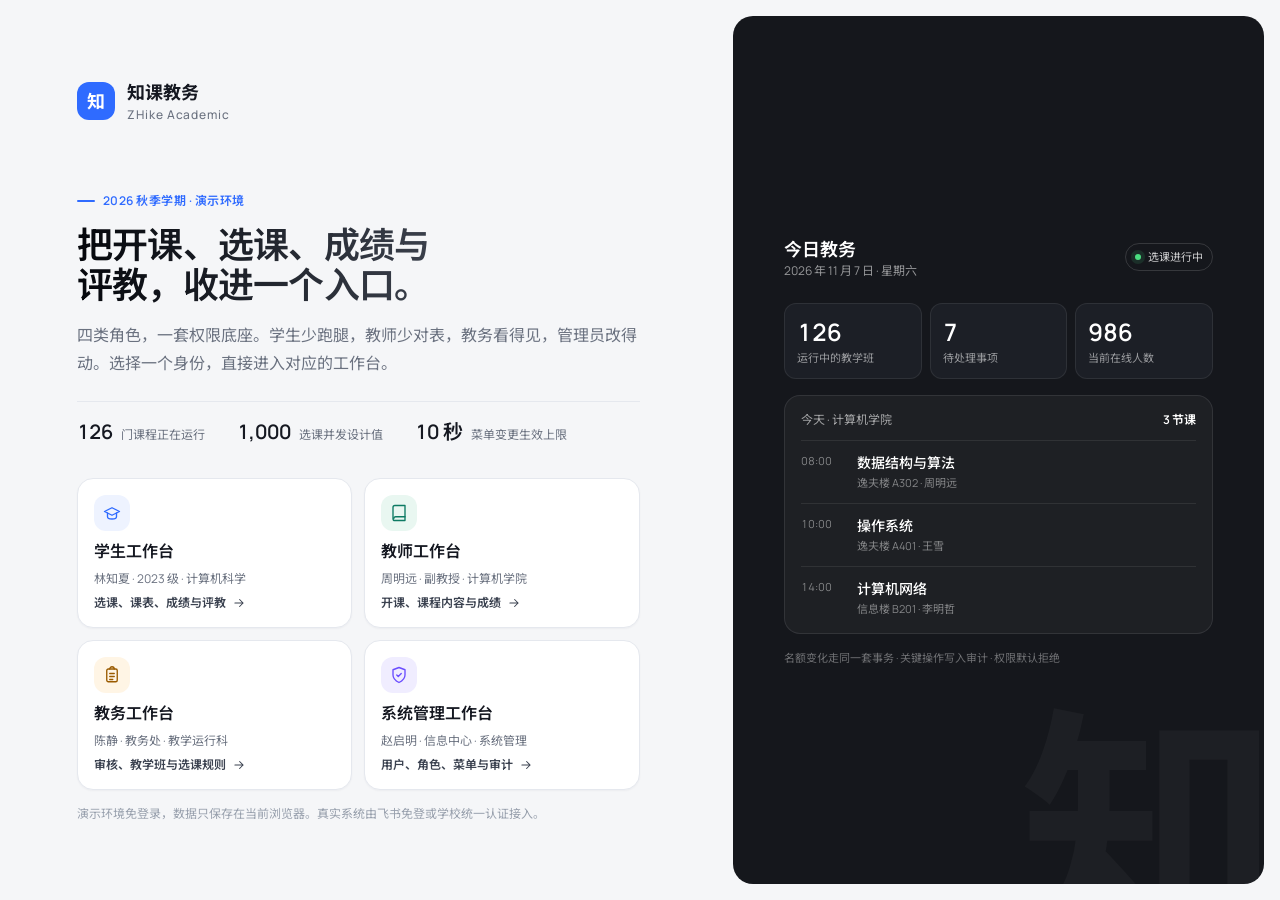
<file: index.html>
<!doctype html>
<html lang="zh-CN">
<head>
  <meta charset="utf-8">
  <meta name="viewport" content="width=device-width, initial-scale=1">
  <title>知课教务 · 教务管理系统演示</title>
  <meta name="description" content="知课教务是一个面向学生、教师、教务与系统管理员的教务管理系统交互演示，覆盖选课候补、开课审核、成绩发布和菜单权限。">
  <meta property="og:title" content="知课教务 · 教务管理系统演示">
  <meta property="og:description" content="四类角色，一套权限底座：开课、选课、候补、成绩、评教与菜单权限的可交互演示。">
  <meta property="og:type" content="website">
  <meta property="og:url" content="https://sueporee.github.io/jwc-demo/">
  <meta property="og:image" content="https://sueporee.github.io/jwc-demo/og-cover.png">
  <meta name="theme-color" content="#15171c">
  <link rel="icon" href="favicon.svg" type="image/svg+xml">
  <link rel="preconnect" href="https://fonts.googleapis.com">
  <link rel="preconnect" href="https://fonts.gstatic.com" crossorigin>
  <link href="https://fonts.googleapis.com/css2?family=Manrope:wght@400;500;600;700&family=Noto+Sans+SC:wght@400;500;600;700&display=swap" rel="stylesheet">
  <link rel="stylesheet" href="styles.css">
</head>
<body>
  <a class="skip-link" href="#main">跳到主要内容</a>
  <div id="app"></div>
  <div id="modal-root"></div>
  <div id="toast-root" aria-live="polite" aria-atomic="true"></div>
  <script src="app.js"></script>
</body>
</html>
</file>
<file: styles.css>
:root {
  --bg: #f5f6f8;
  --surface: #ffffff;
  --surface-2: #f9fafb;
  --ink: #151821;
  --ink-2: #3b4250;
  --muted: #6b7280;
  --faint: #98a0ad;
  --line: #e5e8ee;
  --line-strong: #d7dce5;
  --sidebar: #15171c;
  --sidebar-2: #1c1f26;
  --blue: #2f6bff;
  --blue-dark: #1f52d0;
  --blue-soft: #eef3ff;
  --blue-line: #d8e3ff;
  --green: #0d7a63;
  --green-soft: #e9f7f1;
  --amber: #9a5b00;
  --amber-soft: #fff5e5;
  --red: #b42318;
  --red-soft: #fef0ee;
  --violet: #6b4eff;
  --violet-soft: #f0edff;

  --t-xs: 12px;
  --t-sm: 14px;
  --t-base: 16px;
  --t-lg: 18px;
  --t-xl: 20px;
  --t-2xl: 24px;
  --t-3xl: 30px;
  --t-4xl: 36px;
  --lh-xs: 16px;
  --lh-sm: 20px;
  --lh-base: 24px;
  --lh-lg: 28px;
  --lh-xl: 28px;
  --lh-2xl: 32px;
  --lh-3xl: 36px;
  --lh-4xl: 40px;

  --s1: 2px;
  --s2: 4px;
  --s3: 8px;
  --s4: 12px;
  --s5: 16px;
  --s6: 24px;
  --s7: 32px;
  --s8: 40px;
  --s9: 48px;
  --s10: 64px;

  --r-sm: 8px;
  --r-md: 10px;
  --r-lg: 12px;
  --r-xl: 16px;
  --r-2xl: 20px;
  --r-full: 999px;
  --shadow-1: 0 1px 2px rgba(16, 24, 40, 0.04);
  --shadow-2: 0 12px 32px rgba(16, 24, 40, 0.08);
  --ease: cubic-bezier(0.22, 1, 0.36, 1);
}

* {
  box-sizing: border-box;
}

html {
  -webkit-text-size-adjust: 100%;
}

body {
  margin: 0;
  background: var(--bg);
  color: var(--ink);
  font-family: "Manrope", "Noto Sans SC", "Microsoft YaHei", "PingFang SC", sans-serif;
  font-size: var(--t-sm);
  line-height: var(--lh-sm);
  -webkit-font-smoothing: antialiased;
}

body.modal-open {
  overflow: hidden;
}

button,
input,
select,
textarea {
  font: inherit;
  color: inherit;
}

button {
  cursor: pointer;
}

a {
  color: inherit;
  text-decoration: none;
}

h1,
h2,
h3,
h4,
p {
  margin: 0;
}

h1,
h2,
h3,
h4 {
  font-weight: 600;
  text-wrap: balance;
}

p {
  text-wrap: pretty;
}

svg {
  display: block;
  flex: 0 0 auto;
}

::selection {
  background: #cfe0ff;
  color: var(--ink);
}

.skip-link {
  position: absolute;
  left: -999px;
  top: 8px;
  z-index: 100;
  background: var(--surface);
  color: var(--ink);
  padding: 10px 14px;
  border-radius: var(--r-md);
  box-shadow: var(--shadow-2);
}

.skip-link:focus {
  left: 8px;
}

:focus-visible {
  outline: 2px solid var(--blue);
  outline-offset: 2px;
}

/* ---------- Typography helpers ---------- */
.eyebrow {
  display: inline-flex;
  align-items: center;
  gap: var(--s3);
  font-size: var(--t-xs);
  line-height: var(--lh-xs);
  font-weight: 600;
  color: var(--blue);
  letter-spacing: 0.04em;
}

.eyebrow::before {
  content: "";
  width: 18px;
  height: 2px;
  background: var(--blue);
  border-radius: var(--r-full);
}

.muted {
  color: var(--muted);
}

.faint {
  color: var(--faint);
}

.small {
  font-size: var(--t-xs);
  line-height: var(--lh-xs);
}

.mono {
  font-family: "Manrope", "SFMono-Regular", Consolas, monospace;
  font-variant-numeric: tabular-nums;
}

/* ---------- Login ---------- */
.login {
  min-height: 100vh;
  display: grid;
  grid-template-columns: minmax(0, 1.12fr) minmax(420px, 0.88fr);
  background: var(--bg);
}

.login-main {
  padding: var(--s10) clamp(24px, 6vw, 88px);
  display: flex;
  flex-direction: column;
  justify-content: center;
  max-width: 860px;
  width: 100%;
  margin: 0 auto;
}

.brand {
  display: inline-flex;
  align-items: center;
  gap: var(--s4);
  font-size: var(--t-lg);
  line-height: var(--lh-lg);
  font-weight: 700;
  letter-spacing: 0.01em;
}

.brand-mark {
  width: 38px;
  height: 38px;
  display: grid;
  place-items: center;
  border-radius: var(--r-lg);
  background: var(--blue);
  color: #fff;
  font-size: 18px;
  font-weight: 700;
  letter-spacing: 0.02em;
}

.brand small {
  display: block;
  margin-top: 1px;
  font-size: var(--t-xs);
  line-height: var(--lh-xs);
  font-weight: 500;
  color: var(--muted);
  letter-spacing: 0.08em;
}

.login-copy {
  margin-top: var(--s10);
  max-width: 680px;
}

.login h1 {
  margin-top: var(--s5);
  font-size: var(--t-4xl);
  line-height: var(--lh-4xl);
  letter-spacing: -0.02em;
  background: linear-gradient(90deg, #05070c 0%, #596170 100%);
  -webkit-background-clip: text;
  background-clip: text;
  color: transparent;
}

.login-sub {
  margin-top: var(--s5);
  max-width: 560px;
  font-size: var(--t-base);
  line-height: 1.75;
  color: var(--muted);
}

.login-proof {
  display: flex;
  flex-wrap: wrap;
  gap: var(--s5) var(--s7);
  margin-top: var(--s6);
  padding-top: var(--s5);
  border-top: 1px solid var(--line);
}

.login-proof div {
  display: flex;
  align-items: baseline;
  gap: var(--s3);
}

.login-proof strong {
  font-size: var(--t-xl);
  line-height: var(--lh-xl);
  font-weight: 600;
  font-variant-numeric: tabular-nums;
}

.login-proof span {
  font-size: var(--t-xs);
  line-height: var(--lh-xs);
  color: var(--muted);
}

.role-grid {
  display: grid;
  grid-template-columns: repeat(2, minmax(0, 1fr));
  gap: var(--s4);
  margin-top: var(--s7);
}

.role-card {
  position: relative;
  display: flex;
  flex-direction: column;
  align-items: flex-start;
  gap: var(--s3);
  min-height: 132px;
  padding: var(--s5);
  text-align: left;
  background: var(--surface);
  border: 1px solid var(--line);
  border-radius: var(--r-xl);
  box-shadow: var(--shadow-1);
  transition: transform 500ms var(--ease), border-color 300ms var(--ease), box-shadow 300ms var(--ease);
  animation: rise 600ms var(--ease) both;
}

.role-card:nth-child(2) { animation-delay: 60ms; }
.role-card:nth-child(3) { animation-delay: 120ms; }
.role-card:nth-child(4) { animation-delay: 180ms; }

.role-card:hover {
  transform: translateY(-3px);
  border-color: #b9ccff;
  box-shadow: var(--shadow-2);
}

.role-card:active {
  transform: translateY(0) scale(0.99);
}

.role-icon {
  width: 36px;
  height: 36px;
  display: grid;
  place-items: center;
  border-radius: var(--r-lg);
  color: var(--blue);
  background: var(--blue-soft);
}

.role-card:nth-child(2) .role-icon { color: var(--green); background: var(--green-soft); }
.role-card:nth-child(3) .role-icon { color: var(--amber); background: var(--amber-soft); }
.role-card:nth-child(4) .role-icon { color: var(--violet); background: var(--violet-soft); }

.role-card strong {
  font-size: var(--t-base);
  line-height: var(--lh-base);
  font-weight: 600;
}

.role-card .role-person {
  font-size: var(--t-xs);
  line-height: var(--lh-xs);
  color: var(--muted);
}

.role-card .role-enter {
  margin-top: auto;
  display: inline-flex;
  align-items: center;
  gap: 6px;
  font-size: var(--t-xs);
  line-height: var(--lh-xs);
  font-weight: 600;
  color: var(--ink-2);
}

.login-note {
  margin-top: var(--s5);
  font-size: var(--t-xs);
  line-height: var(--lh-xs);
  color: var(--faint);
}

.login-preview {
  position: relative;
  margin: var(--s5);
  padding: clamp(28px, 4vw, 56px);
  border-radius: var(--r-2xl);
  background: var(--sidebar);
  color: #fff;
  overflow: hidden;
  display: flex;
  flex-direction: column;
  justify-content: center;
}

.login-preview::before {
  content: "知";
  position: absolute;
  right: -16px;
  bottom: -76px;
  font-size: 260px;
  line-height: 1;
  font-weight: 700;
  color: rgba(255, 255, 255, 0.035);
  pointer-events: none;
}

.preview-shell {
  position: relative;
  z-index: 1;
  max-width: 460px;
  margin: 0 auto;
  width: 100%;
}

.preview-top {
  display: flex;
  align-items: center;
  justify-content: space-between;
  gap: var(--s4);
  margin-bottom: var(--s6);
}

.preview-title {
  font-size: var(--t-lg);
  line-height: var(--lh-lg);
  font-weight: 600;
}

.preview-date {
  font-size: var(--t-xs);
  line-height: var(--lh-xs);
  color: rgba(255, 255, 255, 0.55);
}

.live-pill {
  display: inline-flex;
  align-items: center;
  gap: 7px;
  padding: 5px 9px;
  border: 1px solid rgba(255, 255, 255, 0.14);
  border-radius: var(--r-full);
  font-size: 11px;
  line-height: 16px;
  color: rgba(255, 255, 255, 0.78);
}

.live-pill::before {
  content: "";
  width: 6px;
  height: 6px;
  border-radius: var(--r-full);
  background: #4ade80;
  box-shadow: 0 0 0 4px rgba(74, 222, 128, 0.12);
}

.preview-stats {
  display: grid;
  grid-template-columns: repeat(3, 1fr);
  gap: var(--s3);
  margin-bottom: var(--s5);
}

.preview-stat {
  padding: var(--s4);
  background: var(--sidebar-2);
  border: 1px solid rgba(255, 255, 255, 0.08);
  border-radius: var(--r-lg);
}

.preview-stat strong {
  display: block;
  font-size: var(--t-2xl);
  line-height: var(--lh-2xl);
  font-weight: 600;
  font-variant-numeric: tabular-nums;
}

.preview-stat span {
  display: block;
  margin-top: 2px;
  font-size: 11px;
  line-height: 16px;
  color: rgba(255, 255, 255, 0.55);
}

.preview-card {
  background: rgba(255, 255, 255, 0.04);
  border: 1px solid rgba(255, 255, 255, 0.09);
  border-radius: var(--r-xl);
  padding: var(--s5);
}

.preview-card-head {
  display: flex;
  align-items: center;
  justify-content: space-between;
  margin-bottom: var(--s4);
}

.preview-card-head span {
  font-size: var(--t-xs);
  line-height: var(--lh-xs);
  color: rgba(255, 255, 255, 0.6);
}

.preview-card-head strong {
  font-size: var(--t-xs);
  line-height: var(--lh-xs);
  font-weight: 600;
  color: #fff;
}

.preview-course {
  display: flex;
  gap: var(--s4);
  padding: var(--s4) 0;
  border-top: 1px solid rgba(255, 255, 255, 0.08);
}

.preview-course:first-of-type {
  border-top: 0;
  padding-top: 0;
}

.preview-course:last-of-type {
  padding-bottom: 0;
}

.preview-time {
  width: 44px;
  flex: 0 0 auto;
  font-size: 11px;
  line-height: 16px;
  color: rgba(255, 255, 255, 0.45);
  font-variant-numeric: tabular-nums;
}

.preview-course strong {
  display: block;
  font-size: var(--t-sm);
  line-height: var(--lh-sm);
  font-weight: 500;
}

.preview-course small {
  display: block;
  margin-top: 2px;
  font-size: 11px;
  line-height: 16px;
  color: rgba(255, 255, 255, 0.45);
}

.preview-foot {
  margin-top: var(--s5);
  font-size: 11px;
  line-height: 16px;
  color: rgba(255, 255, 255, 0.38);
}

/* ---------- App shell ---------- */
.app {
  min-height: 100vh;
}

.sidebar {
  position: fixed;
  inset: 0 auto 0 0;
  width: 248px;
  display: flex;
  flex-direction: column;
  background: var(--sidebar);
  color: #fff;
  z-index: 40;
  padding: var(--s5) var(--s4);
}

.sidebar .brand {
  color: #fff;
  padding: 6px 8px 0;
  font-size: var(--t-base);
}

.sidebar .brand small {
  color: rgba(255, 255, 255, 0.46);
}

.sidebar-nav {
  margin-top: var(--s7);
  overflow-y: auto;
  flex: 1;
  padding-bottom: var(--s4);
}

.nav-group + .nav-group {
  margin-top: var(--s6);
}

.nav-label {
  padding: 0 10px;
  font-size: 11px;
  line-height: 16px;
  font-weight: 600;
  letter-spacing: 0.12em;
  color: rgba(255, 255, 255, 0.36);
}

.nav-link {
  display: flex;
  align-items: center;
  gap: 11px;
  margin-top: 3px;
  padding: 10px;
  border-radius: var(--r-md);
  font-size: var(--t-sm);
  line-height: var(--lh-sm);
  color: rgba(255, 255, 255, 0.64);
  transition: background 300ms var(--ease), color 300ms var(--ease);
}

.nav-link svg {
  opacity: 0.8;
}

.nav-link:hover {
  background: rgba(255, 255, 255, 0.06);
  color: #fff;
}

.nav-link.active {
  background: rgba(47, 107, 255, 0.18);
  color: #fff;
}

.nav-link.active svg {
  opacity: 1;
  color: #85abff;
}

.nav-badge {
  margin-left: auto;
  min-width: 18px;
  height: 18px;
  padding: 0 5px;
  display: grid;
  place-items: center;
  border-radius: var(--r-full);
  background: rgba(255, 255, 255, 0.12);
  font-size: 10px;
  line-height: 1;
  color: rgba(255, 255, 255, 0.8);
}

.sidebar-user {
  margin-top: var(--s4);
  padding: 12px;
  border: 1px solid rgba(255, 255, 255, 0.09);
  border-radius: var(--r-lg);
  background: rgba(255, 255, 255, 0.035);
}

.sidebar-user-row {
  display: flex;
  align-items: center;
  gap: 10px;
}

.sidebar-user strong {
  display: block;
  font-size: var(--t-sm);
  line-height: var(--lh-sm);
  font-weight: 600;
}

.sidebar-user span {
  display: block;
  margin-top: 1px;
  font-size: 11px;
  line-height: 16px;
  color: rgba(255, 255, 255, 0.48);
}

.sidebar-actions {
  display: flex;
  gap: 6px;
  margin-top: 10px;
}

.sidebar-actions button {
  flex: 1;
  min-height: 30px;
  border: 1px solid rgba(255, 255, 255, 0.1);
  border-radius: var(--r-sm);
  background: transparent;
  color: rgba(255, 255, 255, 0.62);
  font-size: 11px;
}

.sidebar-actions button:hover {
  background: rgba(255, 255, 255, 0.06);
  color: #fff;
}

.avatar {
  width: 34px;
  height: 34px;
  flex: 0 0 auto;
  display: grid;
  place-items: center;
  border-radius: var(--r-full);
  background: var(--blue-soft);
  color: var(--blue);
  font-size: var(--t-xs);
  font-weight: 600;
}

.avatar.dark {
  background: rgba(255, 255, 255, 0.1);
  color: #fff;
}

.main {
  min-height: 100vh;
  margin-left: 248px;
}

.topbar {
  position: sticky;
  top: 0;
  z-index: 30;
  min-height: 72px;
  display: flex;
  align-items: center;
  gap: var(--s5);
  padding: 0 var(--s7);
  background: rgba(255, 255, 255, 0.92);
  border-bottom: 1px solid var(--line);
  backdrop-filter: blur(14px);
}

.menu-toggle {
  display: none;
  width: 36px;
  height: 36px;
  place-items: center;
  border: 1px solid var(--line);
  border-radius: var(--r-md);
  background: var(--surface);
}

.crumbs {
  display: flex;
  align-items: center;
  gap: var(--s3);
  min-width: 0;
  font-size: var(--t-sm);
  line-height: var(--lh-sm);
  color: var(--muted);
}

.crumbs strong {
  color: var(--ink);
  font-weight: 600;
  white-space: nowrap;
  overflow: hidden;
  text-overflow: ellipsis;
}

.crumbs span {
  color: var(--faint);
}

.topbar-right {
  margin-left: auto;
  display: flex;
  align-items: center;
  gap: var(--s3);
}

.semester-pill {
  display: inline-flex;
  align-items: center;
  gap: 7px;
  height: 32px;
  padding: 0 10px;
  border: 1px solid var(--line);
  border-radius: var(--r-full);
  background: var(--surface);
  font-size: var(--t-xs);
  line-height: var(--lh-xs);
  color: var(--ink-2);
  white-space: nowrap;
}

.semester-pill::before {
  content: "";
  width: 6px;
  height: 6px;
  border-radius: var(--r-full);
  background: var(--green);
}

.icon-btn {
  position: relative;
  width: 38px;
  height: 38px;
  display: grid;
  place-items: center;
  border: 1px solid var(--line);
  border-radius: var(--r-md);
  background: var(--surface);
  color: var(--ink-2);
  transition: background 300ms var(--ease), border-color 300ms var(--ease);
}

.icon-btn:hover {
  background: var(--surface-2);
  border-color: var(--line-strong);
}

.icon-btn .dot {
  position: absolute;
  top: 8px;
  right: 8px;
  width: 7px;
  height: 7px;
  border-radius: var(--r-full);
  background: var(--red);
  border: 2px solid var(--surface);
}

.role-select {
  height: 38px;
  max-width: 150px;
  padding: 0 30px 0 10px;
  border: 1px solid var(--line);
  border-radius: var(--r-md);
  background: var(--surface);
  color: var(--ink-2);
  font-size: var(--t-xs);
  line-height: var(--lh-xs);
  font-weight: 600;
  appearance: none;
  background-image: url("data:image/svg+xml,%3Csvg xmlns='http://www.w3.org/2000/svg' width='12' height='12' viewBox='0 0 24 24' fill='none' stroke='%236b7280' stroke-width='2' stroke-linecap='round' stroke-linejoin='round'%3E%3Cpath d='m6 9 6 6 6-6'/%3E%3C/svg%3E");
  background-repeat: no-repeat;
  background-position: right 10px center;
}

.view {
  max-width: 1420px;
  margin: 0 auto;
  padding: var(--s7);
  animation: fade-in 420ms var(--ease) both;
}

.sidebar-overlay {
  display: none;
}

/* ---------- Page header ---------- */
.page-head {
  display: flex;
  align-items: flex-start;
  justify-content: space-between;
  gap: var(--s5);
  margin-bottom: var(--s6);
}

.page-head h1 {
  font-size: var(--t-3xl);
  line-height: var(--lh-3xl);
  letter-spacing: -0.015em;
}

.page-head p {
  margin-top: var(--s2);
  max-width: 720px;
  font-size: var(--t-sm);
  line-height: 1.65;
  color: var(--muted);
}

.page-actions {
  display: flex;
  align-items: center;
  gap: var(--s3);
  flex-wrap: wrap;
}

/* ---------- Buttons ---------- */
.btn {
  display: inline-flex;
  align-items: center;
  justify-content: center;
  gap: var(--s3);
  min-height: 38px;
  padding: 8px 12px;
  border: 1px solid transparent;
  border-radius: var(--r-md);
  font-size: var(--t-sm);
  line-height: var(--lh-sm);
  font-weight: 600;
  white-space: nowrap;
  transition: transform 200ms var(--ease), background 300ms var(--ease), border-color 300ms var(--ease), color 300ms var(--ease);
}

.btn:hover {
  transform: translateY(-1px);
}

.btn:active {
  transform: translateY(0) scale(0.98);
}

.btn-primary {
  background: var(--blue);
  color: #fff;
}

.btn-primary:hover {
  background: var(--blue-dark);
}

.btn-secondary {
  background: var(--surface);
  border-color: var(--line);
  color: var(--ink-2);
}

.btn-secondary:hover {
  border-color: var(--line-strong);
  background: var(--surface-2);
}

.btn-ghost {
  background: transparent;
  border-color: transparent;
  color: var(--ink-2);
}

.btn-ghost:hover {
  background: var(--surface-2);
}

.btn-danger {
  background: var(--red-soft);
  color: var(--red);
}

.btn-danger:hover {
  background: #fde3df;
}

.btn-sm {
  min-height: 32px;
  padding: 5px 10px;
  font-size: var(--t-xs);
  line-height: var(--lh-xs);
}

.btn[disabled] {
  cursor: not-allowed;
  opacity: 0.52;
  transform: none;
}

.btn-block {
  width: 100%;
}

/* ---------- Cards and panels ---------- */
.panel {
  background: var(--surface);
  border: 1px solid var(--line);
  border-radius: var(--r-xl);
  box-shadow: var(--shadow-1);
}

.panel-head {
  display: flex;
  align-items: center;
  justify-content: space-between;
  gap: var(--s4);
  padding: var(--s5) var(--s5) 0;
}

.panel-title {
  font-size: var(--t-base);
  line-height: var(--lh-base);
  font-weight: 600;
}

.panel-sub {
  margin-top: 2px;
  font-size: var(--t-xs);
  line-height: var(--lh-xs);
  color: var(--muted);
}

.panel-body {
  padding: var(--s5);
}

.panel-foot {
  padding: 0 var(--s5) var(--s5);
}

.section-title {
  display: flex;
  align-items: center;
  justify-content: space-between;
  gap: var(--s4);
  margin: var(--s7) 0 var(--s4);
}

.section-title h2 {
  font-size: var(--t-xl);
  line-height: var(--lh-xl);
}

.section-title p {
  font-size: var(--t-xs);
  line-height: var(--lh-xs);
  color: var(--muted);
}

/* ---------- Stats ---------- */
.stat-grid {
  display: grid;
  grid-template-columns: repeat(4, minmax(0, 1fr));
  gap: var(--s4);
}

.stat {
  padding: var(--s5);
  background: var(--surface);
  border: 1px solid var(--line);
  border-radius: var(--r-xl);
  box-shadow: var(--shadow-1);
}

.stat-top {
  display: flex;
  align-items: center;
  justify-content: space-between;
  gap: var(--s3);
}

.stat-icon {
  width: 36px;
  height: 36px;
  display: grid;
  place-items: center;
  border-radius: var(--r-lg);
  background: var(--blue-soft);
  color: var(--blue);
}

.stat-icon.green { background: var(--green-soft); color: var(--green); }
.stat-icon.amber { background: var(--amber-soft); color: var(--amber); }
.stat-icon.violet { background: var(--violet-soft); color: var(--violet); }

.stat-label {
  font-size: var(--t-xs);
  line-height: var(--lh-xs);
  color: var(--muted);
}

.stat-value {
  margin-top: var(--s4);
  font-size: var(--t-3xl);
  line-height: var(--lh-3xl);
  font-weight: 600;
  letter-spacing: -0.02em;
  font-variant-numeric: tabular-nums;
}

.stat-value small {
  margin-left: 3px;
  font-size: var(--t-sm);
  line-height: var(--lh-sm);
  font-weight: 500;
  color: var(--faint);
  letter-spacing: 0;
}

.stat-foot {
  display: flex;
  align-items: center;
  gap: 6px;
  margin-top: var(--s3);
  font-size: var(--t-xs);
  line-height: var(--lh-xs);
  color: var(--muted);
}

.delta-up { color: var(--green); }
.delta-warn { color: var(--amber); }
.delta-down { color: var(--red); }

/* ---------- Dashboard ---------- */
.dash-grid {
  display: grid;
  grid-template-columns: minmax(0, 1.65fr) minmax(300px, 0.85fr);
  gap: var(--s5);
  margin-top: var(--s5);
}

.banner {
  display: flex;
  align-items: center;
  justify-content: space-between;
  gap: var(--s5);
  padding: var(--s5) var(--s6);
  border: 1px solid var(--blue-line);
  border-radius: var(--r-xl);
  background: var(--blue-soft);
}

.banner h2 {
  font-size: var(--t-xl);
  line-height: var(--lh-xl);
}

.banner p {
  margin-top: 4px;
  font-size: var(--t-sm);
  line-height: var(--lh-sm);
  color: #38507e;
}

.banner-time {
  display: flex;
  align-items: center;
  gap: var(--s4);
}

.banner-clock {
  font-size: var(--t-2xl);
  line-height: var(--lh-2xl);
  font-weight: 600;
  font-variant-numeric: tabular-nums;
  color: var(--blue-dark);
}

.todo-list {
  display: flex;
  flex-direction: column;
}

.todo-item {
  display: flex;
  gap: var(--s4);
  align-items: flex-start;
  padding: var(--s4) 0;
  border-top: 1px solid var(--line);
}

.todo-item:first-child {
  border-top: 0;
  padding-top: 0;
}

.todo-dot {
  width: 9px;
  height: 9px;
  margin-top: 6px;
  flex: 0 0 auto;
  border-radius: var(--r-full);
  background: var(--blue);
  box-shadow: 0 0 0 4px var(--blue-soft);
}

.todo-dot.amber { background: var(--amber); box-shadow: 0 0 0 4px var(--amber-soft); }
.todo-dot.green { background: var(--green); box-shadow: 0 0 0 4px var(--green-soft); }

.todo-item strong {
  display: block;
  font-size: var(--t-sm);
  line-height: var(--lh-sm);
  font-weight: 600;
}

.todo-item p {
  margin-top: 2px;
  font-size: var(--t-xs);
  line-height: var(--lh-xs);
  color: var(--muted);
}

.todo-item .btn {
  margin-left: auto;
}

.mini-schedule {
  display: grid;
  grid-template-columns: repeat(5, minmax(0, 1fr));
  gap: 6px;
  margin-top: var(--s4);
}

.mini-day {
  min-height: 88px;
  padding: 8px 6px;
  border: 1px solid var(--line);
  border-radius: var(--r-md);
  background: var(--surface-2);
}

.mini-day h4 {
  font-size: 11px;
  line-height: 16px;
  font-weight: 600;
  color: var(--muted);
  text-align: center;
}

.mini-course {
  display: block;
  overflow: hidden;
  margin-top: 6px;
  padding: 5px 5px;
  border-radius: 6px;
  background: var(--blue-soft);
  color: #24437f;
  font-size: 9.5px;
  line-height: 15px;
  white-space: nowrap;
  text-overflow: ellipsis;
  word-break: keep-all;
}

.mini-course.green { background: var(--green-soft); color: #0b5e4c; }
.mini-course.amber { background: var(--amber-soft); color: #7a4700; }

.activity {
  display: flex;
  flex-direction: column;
  gap: var(--s4);
}

.activity-item {
  display: flex;
  gap: var(--s4);
  align-items: flex-start;
}

.activity-icon {
  width: 30px;
  height: 30px;
  flex: 0 0 auto;
  display: grid;
  place-items: center;
  border-radius: var(--r-full);
  background: var(--surface-2);
  color: var(--muted);
}

.activity-item p {
  font-size: var(--t-sm);
  line-height: var(--lh-sm);
}

.activity-item span {
  display: block;
  margin-top: 1px;
  font-size: var(--t-xs);
  line-height: var(--lh-xs);
  color: var(--faint);
}

/* ---------- Toolbar / filters ---------- */
.toolbar {
  display: flex;
  align-items: center;
  gap: var(--s3);
  flex-wrap: wrap;
  margin-bottom: var(--s5);
}

.search {
  position: relative;
  flex: 1;
  min-width: 220px;
  max-width: 380px;
}

.search svg {
  position: absolute;
  left: 12px;
  top: 50%;
  transform: translateY(-50%);
  color: var(--faint);
}

.search input {
  width: 100%;
  height: 40px;
  padding: 0 12px 0 38px;
  border: 1px solid var(--line);
  border-radius: var(--r-md);
  background: var(--surface);
  font-size: var(--t-sm);
}

.search input::placeholder {
  color: var(--faint);
}

.tabs {
  display: inline-flex;
  align-items: center;
  gap: 4px;
  padding: 4px;
  background: #eceef2;
  border-radius: var(--r-md);
}

.tab {
  height: 32px;
  padding: 0 10px;
  border: 0;
  border-radius: 7px;
  background: transparent;
  color: var(--muted);
  font-size: var(--t-xs);
  line-height: var(--lh-xs);
  font-weight: 600;
}

.tab:hover {
  color: var(--ink);
}

.tab.active {
  background: var(--surface);
  color: var(--ink);
  box-shadow: var(--shadow-1);
}

.summary-line {
  display: flex;
  align-items: center;
  gap: var(--s5);
  flex-wrap: wrap;
  margin-bottom: var(--s5);
  color: var(--muted);
  font-size: var(--t-xs);
  line-height: var(--lh-xs);
}

.summary-line strong {
  color: var(--ink);
  font-weight: 600;
  font-variant-numeric: tabular-nums;
}

/* ---------- Course cards ---------- */
.course-grid {
  display: grid;
  grid-template-columns: repeat(2, minmax(0, 1fr));
  gap: var(--s4);
}

.course-card {
  display: flex;
  flex-direction: column;
  padding: var(--s5);
  background: var(--surface);
  border: 1px solid var(--line);
  border-radius: var(--r-xl);
  box-shadow: var(--shadow-1);
  transition: transform 500ms var(--ease), border-color 300ms var(--ease), box-shadow 300ms var(--ease);
}

.course-card:hover {
  transform: translateY(-2px);
  border-color: var(--line-strong);
  box-shadow: var(--shadow-2);
}

.course-top {
  display: flex;
  align-items: center;
  justify-content: space-between;
  gap: var(--s3);
}

.code {
  font-size: var(--t-xs);
  line-height: var(--lh-xs);
  font-weight: 600;
  color: var(--muted);
  letter-spacing: 0.06em;
  font-variant-numeric: tabular-nums;
}

.course-card h3 {
  margin-top: var(--s3);
  font-size: var(--t-xl);
  line-height: var(--lh-xl);
  letter-spacing: -0.01em;
}

.course-sub {
  margin-top: 2px;
  font-size: var(--t-xs);
  line-height: var(--lh-xs);
  color: var(--muted);
}

.course-meta {
  display: flex;
  flex-wrap: wrap;
  gap: 6px 14px;
  margin-top: var(--s4);
  color: var(--ink-2);
  font-size: var(--t-xs);
  line-height: var(--lh-xs);
}

.course-meta span {
  display: inline-flex;
  align-items: center;
  gap: 6px;
}

.course-meta svg {
  color: var(--faint);
}

.capacity {
  margin-top: var(--s4);
}

.capacity-row {
  display: flex;
  align-items: center;
  justify-content: space-between;
  gap: var(--s3);
  margin-bottom: 6px;
  font-size: var(--t-xs);
  line-height: var(--lh-xs);
  color: var(--muted);
}

.capacity-row strong {
  color: var(--ink-2);
  font-weight: 600;
  font-variant-numeric: tabular-nums;
}

.bar {
  height: 6px;
  overflow: hidden;
  border-radius: var(--r-full);
  background: #edeff3;
}

.bar > span {
  display: block;
  height: 100%;
  border-radius: inherit;
  background: var(--green);
  transition: width 500ms var(--ease);
}

.bar.warn > span { background: var(--amber); }
.bar.full > span { background: var(--red); }
.bar.blue > span { background: var(--blue); }

.course-actions {
  display: flex;
  align-items: center;
  gap: var(--s2);
  margin-top: var(--s5);
  padding-top: var(--s4);
  border-top: 1px solid var(--line);
}

.course-actions .btn:last-child {
  margin-left: auto;
}

.course-note {
  display: flex;
  align-items: center;
  gap: 6px;
  margin-top: var(--s3);
  font-size: var(--t-xs);
  line-height: var(--lh-xs);
  color: var(--muted);
}

/* ---------- Chips ---------- */
.chip {
  display: inline-flex;
  align-items: center;
  gap: 5px;
  min-height: 22px;
  padding: 2px 8px;
  border-radius: var(--r-full);
  background: var(--surface-2);
  border: 1px solid var(--line);
  color: var(--muted);
  font-size: 11px;
  line-height: 16px;
  font-weight: 600;
  white-space: nowrap;
}

.chip.blue { background: var(--blue-soft); border-color: var(--blue-line); color: #24437f; }
.chip.green { background: var(--green-soft); border-color: #cdece1; color: var(--green); }
.chip.amber { background: var(--amber-soft); border-color: #f4dfbb; color: var(--amber); }
.chip.red { background: var(--red-soft); border-color: #f6d4cf; color: var(--red); }
.chip.violet { background: var(--violet-soft); border-color: #ded7ff; color: var(--violet); }

.chip::before {
  content: "";
  width: 5px;
  height: 5px;
  border-radius: var(--r-full);
  background: currentColor;
}

.chip.no-dot::before {
  display: none;
}

/* ---------- Tables ---------- */
.table-wrap {
  width: 100%;
  overflow-x: auto;
  border: 1px solid var(--line);
  border-radius: var(--r-lg);
  background: var(--surface);
}

table {
  width: 100%;
  border-collapse: collapse;
  min-width: 640px;
}

thead th {
  padding: 10px 12px;
  background: var(--surface-2);
  border-bottom: 1px solid var(--line);
  color: var(--muted);
  font-size: 11px;
  line-height: 16px;
  font-weight: 600;
  text-align: left;
  white-space: nowrap;
}

tbody td {
  padding: 12px;
  border-bottom: 1px solid var(--line);
  font-size: var(--t-sm);
  line-height: var(--lh-sm);
  vertical-align: middle;
}

tbody tr:last-child td {
  border-bottom: 0;
}

tbody tr:hover {
  background: #fbfcfe;
}

td .sub {
  display: block;
  margin-top: 2px;
  font-size: 11px;
  line-height: 16px;
  color: var(--faint);
}

.table-empty {
  padding: var(--s8) var(--s5);
  text-align: center;
  color: var(--muted);
  font-size: var(--t-sm);
}

/* ---------- Forms ---------- */
.form-grid {
  display: grid;
  grid-template-columns: repeat(2, minmax(0, 1fr));
  gap: var(--s4);
}

.form-grid .span-2 {
  grid-column: span 2;
}

.field {
  display: flex;
  flex-direction: column;
  gap: 6px;
}

.field > label {
  font-size: var(--t-xs);
  line-height: var(--lh-xs);
  font-weight: 600;
  color: var(--ink-2);
}

.field input,
.field select,
.field textarea {
  width: 100%;
  min-height: 40px;
  padding: 9px 11px;
  border: 1px solid var(--line);
  border-radius: var(--r-md);
  background: var(--surface);
  font-size: var(--t-sm);
  line-height: var(--lh-sm);
  transition: border-color 200ms var(--ease), box-shadow 200ms var(--ease);
}

.field textarea {
  min-height: 96px;
  resize: vertical;
}

.field input:focus,
.field select:focus,
.field textarea:focus {
  outline: 0;
  border-color: var(--blue);
  box-shadow: 0 0 0 3px rgba(47, 107, 255, 0.12);
}

.field-hint {
  font-size: 11px;
  line-height: 16px;
  color: var(--faint);
}

.check {
  display: flex;
  align-items: center;
  gap: 9px;
  font-size: var(--t-sm);
  line-height: var(--lh-sm);
  color: var(--ink-2);
}

.check input {
  width: 16px;
  height: 16px;
  accent-color: var(--blue);
}

/* ---------- Timetable ---------- */
.timetable-wrap {
  overflow-x: auto;
  border: 1px solid var(--line);
  border-radius: var(--r-lg);
  background: var(--surface);
}

.timetable {
  display: grid;
  grid-template-columns: 76px repeat(5, minmax(120px, 1fr));
  gap: 4px;
  min-width: 760px;
  padding: 8px;
}

.tt-head {
  padding: 8px 6px;
  text-align: center;
  font-size: var(--t-xs);
  line-height: var(--lh-xs);
  font-weight: 600;
  color: var(--ink-2);
}

.tt-head span {
  display: block;
  margin-top: 2px;
  font-size: 10px;
  line-height: 14px;
  color: var(--faint);
  font-weight: 400;
}

.tt-slot {
  padding: 8px 6px;
  text-align: center;
  font-size: 10px;
  line-height: 14px;
  color: var(--faint);
  font-variant-numeric: tabular-nums;
}

.tt-slot strong {
  display: block;
  margin-bottom: 2px;
  font-size: 11px;
  line-height: 15px;
  font-weight: 600;
  color: var(--muted);
}

.tt-cell {
  min-height: 76px;
  padding: 4px;
  border: 1px dashed #e8ebf0;
  border-radius: var(--r-md);
  background: #fcfcfd;
}

.tt-course {
  min-height: 68px;
  padding: 8px;
  border: 1px solid var(--blue-line);
  border-radius: var(--r-sm);
  background: var(--blue-soft);
}

.tt-course.green { background: var(--green-soft); border-color: #cdece1; }
.tt-course.amber { background: var(--amber-soft); border-color: #f4dfbb; }

.tt-course strong {
  display: block;
  font-size: var(--t-xs);
  line-height: var(--lh-xs);
  font-weight: 600;
  color: #1f3460;
}

.tt-course span {
  display: block;
  margin-top: 2px;
  font-size: 10px;
  line-height: 14px;
  color: #5a6b8c;
}

.mobile-schedule {
  display: none;
}

.day-list + .day-list {
  margin-top: var(--s4);
}

.day-list h3 {
  font-size: var(--t-sm);
  line-height: var(--lh-sm);
  color: var(--muted);
}

.day-course {
  display: flex;
  align-items: center;
  gap: var(--s3);
  padding: var(--s4) 0;
  border-bottom: 1px solid var(--line);
}

.day-course:last-child {
  border-bottom: 0;
}

.day-time {
  width: 62px;
  flex: 0 0 auto;
  font-size: var(--t-xs);
  line-height: var(--lh-xs);
  color: var(--faint);
  font-variant-numeric: tabular-nums;
}

.day-course strong {
  display: block;
  font-size: var(--t-sm);
  line-height: var(--lh-sm);
  font-weight: 600;
}

.day-course span {
  display: block;
  font-size: 11px;
  line-height: 16px;
  color: var(--muted);
}

/* ---------- Misc ---------- */
.list {
  display: flex;
  flex-direction: column;
}

.list-row {
  display: flex;
  align-items: center;
  gap: var(--s4);
  padding: var(--s4) 0;
  border-top: 1px solid var(--line);
}

.list-row:first-child {
  border-top: 0;
  padding-top: 0;
}

.list-row:last-child {
  padding-bottom: 0;
}

.list-main {
  min-width: 0;
  flex: 1;
}

.list-main strong {
  display: block;
  font-size: var(--t-sm);
  line-height: var(--lh-sm);
  font-weight: 600;
}

.list-main span {
  display: block;
  margin-top: 2px;
  font-size: var(--t-xs);
  line-height: var(--lh-xs);
  color: var(--muted);
}

.empty {
  padding: var(--s8) var(--s5);
  text-align: center;
}

.empty-icon {
  width: 44px;
  height: 44px;
  margin: 0 auto var(--s4);
  display: grid;
  place-items: center;
  border-radius: var(--r-lg);
  background: var(--surface-2);
  color: var(--faint);
}

.empty h3 {
  font-size: var(--t-base);
  line-height: var(--lh-base);
}

.empty p {
  margin-top: 4px;
  font-size: var(--t-xs);
  line-height: var(--lh-xs);
  color: var(--muted);
}

.notice-list {
  display: flex;
  flex-direction: column;
}

.notice-item {
  display: flex;
  gap: var(--s4);
  padding: var(--s5);
  border-top: 1px solid var(--line);
}

.notice-item:first-child {
  border-top: 0;
}

.notice-item.unread {
  background: #fbfcff;
}

.notice-mark {
  width: 8px;
  height: 8px;
  margin-top: 7px;
  flex: 0 0 auto;
  border-radius: var(--r-full);
  background: transparent;
}

.notice-item.unread .notice-mark {
  background: var(--blue);
}

.notice-item strong {
  display: block;
  font-size: var(--t-sm);
  line-height: var(--lh-sm);
  font-weight: 600;
}

.notice-item p {
  margin-top: 3px;
  font-size: var(--t-sm);
  line-height: 1.65;
  color: var(--muted);
}

.notice-item time {
  display: block;
  margin-top: 6px;
  font-size: var(--t-xs);
  line-height: var(--lh-xs);
  color: var(--faint);
}

.matrix-table td,
.matrix-table th {
  text-align: center;
}

.matrix-table td:first-child,
.matrix-table th:first-child {
  text-align: left;
}

.matrix-yes {
  color: var(--green);
  font-weight: 600;
}

.matrix-no {
  color: var(--faint);
}

.menu-tree {
  display: flex;
  flex-direction: column;
  gap: var(--s2);
}

.menu-row {
  display: flex;
  align-items: center;
  gap: var(--s3);
  min-height: 38px;
  padding: 6px 10px;
  border: 1px solid var(--line);
  border-radius: var(--r-md);
  background: var(--surface);
}

.menu-row:hover {
  background: var(--surface-2);
}

.menu-row .menu-meta {
  margin-left: auto;
  font-size: 11px;
  line-height: 16px;
  color: var(--faint);
}

.role-cards {
  display: grid;
  grid-template-columns: repeat(4, minmax(0, 1fr));
  gap: var(--s3);
}

.role-tile {
  padding: var(--s4);
  border: 1px solid var(--line);
  border-radius: var(--r-lg);
  background: var(--surface);
  text-align: left;
}

.role-tile.active {
  border-color: var(--blue);
  background: var(--blue-soft);
}

.role-tile strong {
  display: block;
  font-size: var(--t-sm);
  line-height: var(--lh-sm);
}

.role-tile span {
  display: block;
  margin-top: 2px;
  font-size: 11px;
  line-height: 16px;
  color: var(--muted);
}

.progress-list {
  display: flex;
  flex-direction: column;
  gap: var(--s4);
}

.progress-item {
  display: grid;
  grid-template-columns: 120px 1fr 44px;
  align-items: center;
  gap: var(--s3);
  font-size: var(--t-xs);
  line-height: var(--lh-xs);
}

.progress-item span:last-child {
  text-align: right;
  color: var(--muted);
  font-variant-numeric: tabular-nums;
}

.stars {
  display: inline-flex;
  flex-direction: row-reverse;
  gap: 2px;
}

.stars input {
  position: absolute;
  opacity: 0;
  pointer-events: none;
}

.stars label {
  cursor: pointer;
  font-size: 24px;
  line-height: 28px;
  color: #d7dbe3;
  transition: color 200ms var(--ease);
}

.stars label:hover,
.stars label:hover ~ label,
.stars input:checked ~ label {
  color: #e0a400;
}

.stars input:focus-visible + label {
  outline: 2px solid var(--blue);
  outline-offset: 2px;
}

/* ---------- Modal and toast ---------- */
.modal-backdrop {
  position: fixed;
  inset: 0;
  z-index: 80;
  display: flex;
  align-items: center;
  justify-content: center;
  padding: var(--s5);
  background: rgba(10, 12, 16, 0.55);
  backdrop-filter: blur(6px);
  animation: fade-in 200ms var(--ease) both;
}

.modal {
  width: min(620px, 100%);
  max-height: calc(100vh - 48px);
  overflow-y: auto;
  background: var(--surface);
  border-radius: var(--r-2xl);
  box-shadow: 0 24px 80px rgba(0, 0, 0, 0.22);
  animation: modal-in 360ms var(--ease) both;
}

.modal-head {
  display: flex;
  align-items: flex-start;
  justify-content: space-between;
  gap: var(--s4);
  padding: var(--s6) var(--s6) 0;
}

.modal-head h2 {
  font-size: var(--t-xl);
  line-height: var(--lh-xl);
}

.modal-head p {
  margin-top: 4px;
  font-size: var(--t-xs);
  line-height: var(--lh-xs);
  color: var(--muted);
}

.modal-close {
  width: 32px;
  height: 32px;
  display: grid;
  place-items: center;
  flex: 0 0 auto;
  border: 1px solid var(--line);
  border-radius: var(--r-sm);
  background: var(--surface);
  color: var(--muted);
}

.modal-body {
  padding: var(--s5) var(--s6);
}

.modal-foot {
  display: flex;
  justify-content: flex-end;
  gap: var(--s3);
  padding: 0 var(--s6) var(--s6);
}

.modal-section + .modal-section {
  margin-top: var(--s5);
  padding-top: var(--s5);
  border-top: 1px solid var(--line);
}

.modal-section h3 {
  margin-bottom: var(--s3);
  font-size: var(--t-sm);
  line-height: var(--lh-sm);
  color: var(--muted);
  font-weight: 600;
}

.kv {
  display: grid;
  grid-template-columns: 84px 1fr;
  gap: 8px var(--s4);
  font-size: var(--t-sm);
  line-height: var(--lh-sm);
}

.kv dt {
  color: var(--muted);
}

.kv dd {
  margin: 0;
  color: var(--ink-2);
}

#toast-root {
  position: fixed;
  right: var(--s5);
  bottom: var(--s5);
  z-index: 120;
  display: flex;
  flex-direction: column;
  gap: var(--s3);
  max-width: min(380px, calc(100vw - 32px));
  pointer-events: none;
}

.toast {
  display: flex;
  align-items: flex-start;
  gap: 10px;
  padding: 12px 14px;
  border-radius: var(--r-lg);
  background: #171a21;
  color: #fff;
  box-shadow: 0 16px 40px rgba(0, 0, 0, 0.2);
  font-size: var(--t-sm);
  line-height: var(--lh-sm);
  animation: toast-in 360ms var(--ease) both;
  pointer-events: auto;
}

.toast .toast-icon {
  width: 18px;
  height: 18px;
  margin-top: 1px;
  flex: 0 0 auto;
  color: #6ee7b7;
}

.toast.error .toast-icon {
  color: #fda4af;
}

.toast.warn .toast-icon {
  color: #fcd34d;
}

.toast.out {
  animation: toast-out 240ms var(--ease) both;
}

/* ---------- 403 ---------- */
.forbidden {
  min-height: calc(100vh - 200px);
  display: grid;
  place-items: center;
  text-align: center;
}

.forbidden .code {
  font-size: 72px;
  line-height: 72px;
  font-weight: 600;
  letter-spacing: -0.04em;
  color: #dfe3ea;
}

.forbidden h1 {
  margin-top: var(--s4);
  font-size: var(--t-2xl);
  line-height: var(--lh-2xl);
}

.forbidden p {
  max-width: 460px;
  margin: var(--s3) auto var(--s5);
  color: var(--muted);
  font-size: var(--t-sm);
  line-height: 1.7;
}

/* ---------- Animations ---------- */
@keyframes rise {
  from { opacity: 0; transform: translateY(14px); }
  to { opacity: 1; transform: translateY(0); }
}

@keyframes fade-in {
  from { opacity: 0; }
  to { opacity: 1; }
}

@keyframes modal-in {
  from { opacity: 0; transform: translateY(16px) scale(0.985); }
  to { opacity: 1; transform: translateY(0) scale(1); }
}

@keyframes toast-in {
  from { opacity: 0; transform: translateY(10px); }
  to { opacity: 1; transform: translateY(0); }
}

@keyframes toast-out {
  from { opacity: 1; transform: translateY(0); }
  to { opacity: 0; transform: translateY(8px); }
}

/* ---------- Responsive ---------- */
@media (max-width: 1180px) {
  .stat-grid { grid-template-columns: repeat(2, minmax(0, 1fr)); }
  .dash-grid { grid-template-columns: 1fr; }
  .course-grid { grid-template-columns: 1fr; }
  .role-cards { grid-template-columns: repeat(2, minmax(0, 1fr)); }
}

@media (max-width: 980px) {
  .login { grid-template-columns: 1fr; }
  .login-preview { display: none; }
  .login-main { padding: var(--s9) var(--s6); }
  .login h1 { font-size: var(--t-3xl); line-height: var(--lh-3xl); }
  .sidebar {
    transform: translateX(-100%);
    transition: transform 420ms var(--ease);
  }
  .sidebar.open { transform: translateX(0); }
  .sidebar-overlay {
    display: block;
    position: fixed;
    inset: 0;
    z-index: 35;
    background: rgba(10, 12, 16, 0.45);
    opacity: 0;
    pointer-events: none;
    transition: opacity 300ms var(--ease);
  }
  .sidebar-overlay.show { opacity: 1; pointer-events: auto; }
  .main { margin-left: 0; }
  .menu-toggle { display: grid; }
  .topbar { padding: 0 var(--s5); }
  .view { padding: var(--s5); }
}

@media (max-width: 700px) {
  .login h1 { font-size: var(--t-3xl); line-height: var(--lh-3xl); }
  .role-grid { grid-template-columns: 1fr; }
  .role-card { min-height: 114px; }
  .login-proof { gap: var(--s4); }
  .page-head { flex-direction: column; }
  .page-head h1 { font-size: var(--t-2xl); line-height: var(--lh-2xl); }
  .stat-grid { grid-template-columns: 1fr; }
  .banner { flex-direction: column; align-items: flex-start; }
  .banner-time { width: 100%; justify-content: space-between; }
  .semester-pill { display: none; }
  .role-select { max-width: 118px; }
  .form-grid { grid-template-columns: 1fr; }
  .form-grid .span-2 { grid-column: auto; }
  .role-cards { grid-template-columns: 1fr; }
  .modal-head, .modal-body, .modal-foot { padding-left: var(--s5); padding-right: var(--s5); }
  .modal-head { padding-top: var(--s5); }
  .modal-foot { padding-bottom: var(--s5); }
  .timetable-wrap { display: none; }
  .mobile-schedule { display: block; }
  .progress-item { grid-template-columns: 96px 1fr 40px; }
  .topbar-right .avatar { display: none; }
}

@media (prefers-reduced-motion: reduce) {
  *, *::before, *::after {
    animation-duration: 0.01ms !important;
    animation-iteration-count: 1 !important;
    transition-duration: 0.01ms !important;
    scroll-behavior: auto !important;
  }
}
</file>
